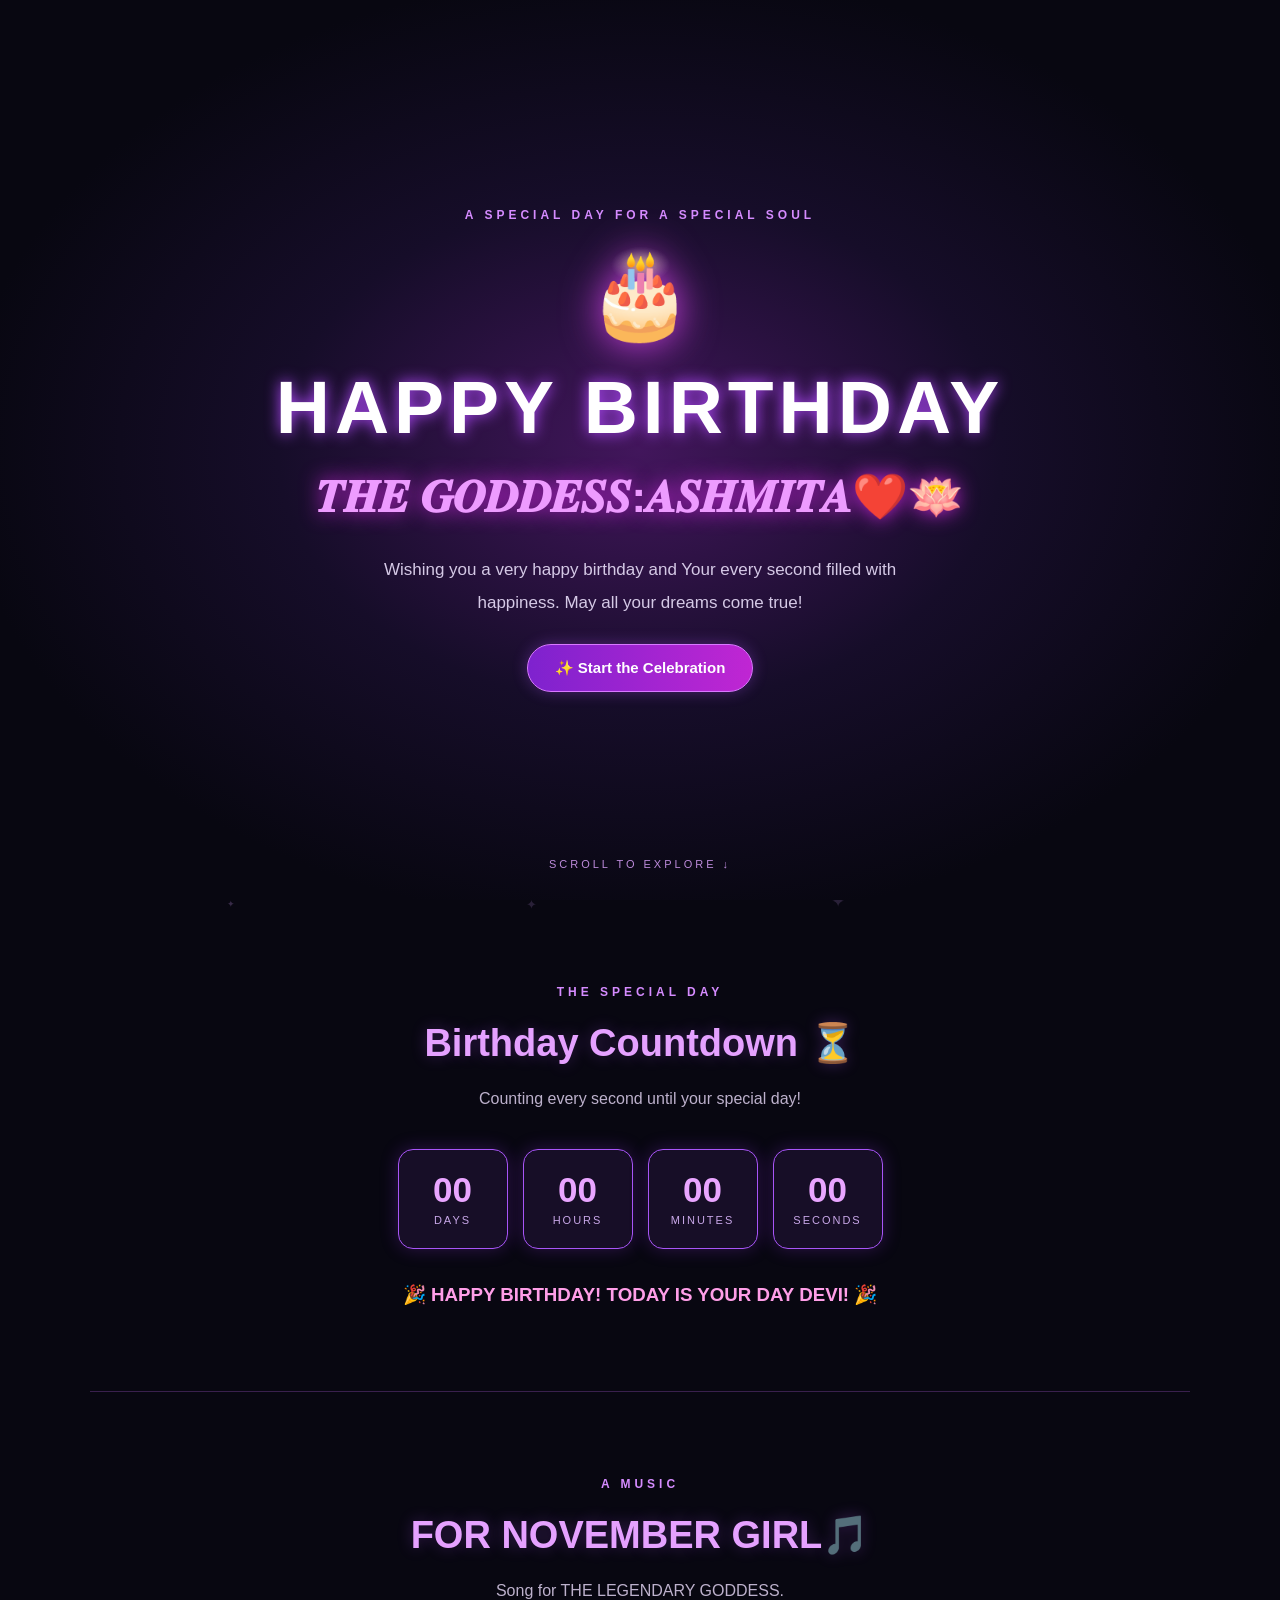
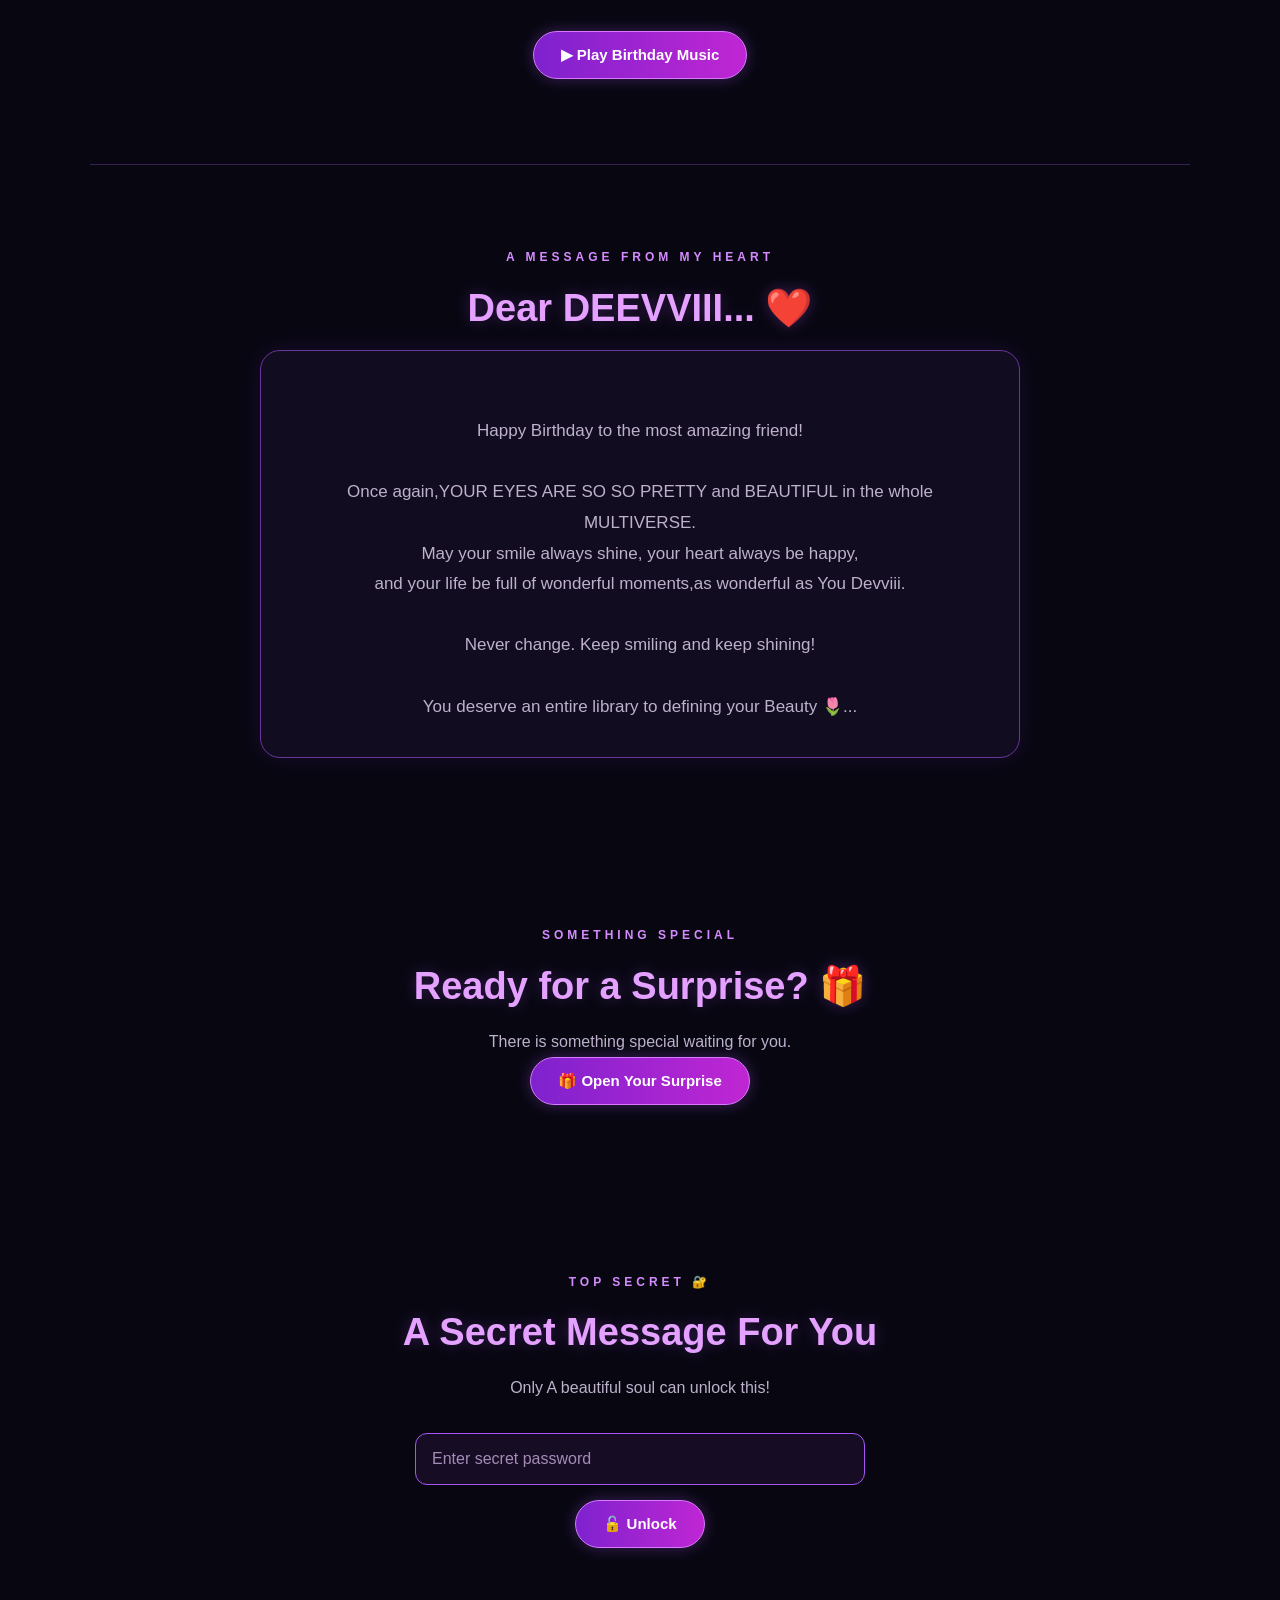
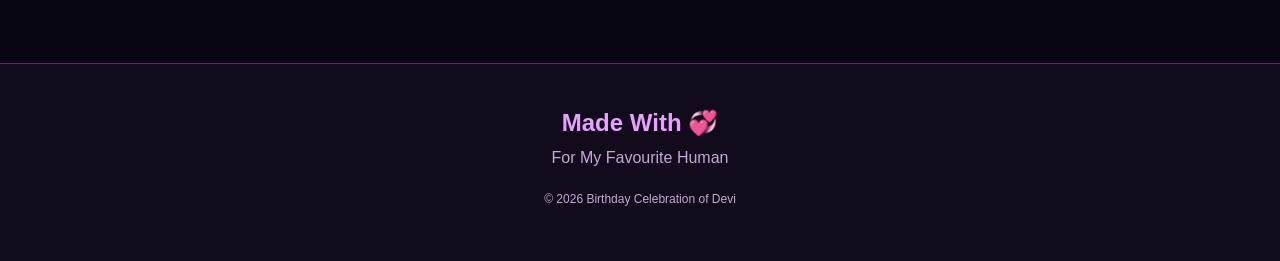
<file: index.html>
<!DOCTYPE html>
<html lang="en">
<head>
    <meta charset="UTF-8">
    <meta name="viewport" content="width=device-width, initial-scale=1.0">

    <title>Hello,November</title>

    <link rel="stylesheet" href="style.css">
</head>

<body>

    <!-- Background stars -->
    <div class="stars" id="stars"></div>

    <!-- Main birthday section -->
    <header class="hero">

        <p class="top-text">A SPECIAL DAY FOR A SPECIAL SOUL</p>

        <div class="birthday-icon">🎂</div>

        <h1>HAPPY BIRTHDAY</h1>

        <h2 id="friendName">𝑻𝑯𝑬 𝑮𝑶𝑫𝑫𝑬𝑺𝑺:𝑨𝑺𝑯𝑴𝑰𝑻𝑨❤️</h2>

        <p class="hero-message">
            Wishing you a very happy birthday and Your every second filled with
            happiness.
            May all your dreams come true!
        </p>

        <button class="main-btn" id="startBtn">
            ✨ Start the Celebration
        </button>

        <p class="scroll-text">SCROLL TO EXPLORE ↓</p>

    </header>


    <!-- Countdown section -->
    <section class="section countdown-section">

        <p class="section-label">THE SPECIAL DAY</p>

        <h2>Birthday Countdown ⏳</h2>

        <p>Counting every second until your special day!</p>

        <div class="countdown">

            <div class="time-box">
                <span id="days">00</span>
                <small>DAYS</small>
            </div>

            <div class="time-box">
                <span id="hours">00</span>
                <small>HOURS</small>
            </div>

            <div class="time-box">
                <span id="minutes">00</span>
                <small>MINUTES</small>
            </div>

            <div class="time-box">
                <span id="seconds">00</span>
                <small>SECONDS</small>
            </div>

        </div>

        <h3 id="countdownMessage"></h3>

    </section>

    <section class="section music-section">

        <p class="section-label">A MUSIC</p>

            <h2>FOR NOVEMBER GIRL🎵</h2>

                <p>Song for THE LEGENDARY GODDESS.</p>

                    <button id="musicBtn1" class="main-btn">
                        ▶ Play Birthday Music
                    </button>

                    <audio id="birthdayMusic1" loop>
                    <source src="images/song1.mp3" type="audio/mpeg">
                    </audio>
    </section>



    <!-- Birthday message -->
    <section class="section message-section">

        <p class="section-label">A MESSAGE FROM MY HEART</p>

        <h2>Dear DEEVVIII... ❤️</h2>

        <p class="letter">
            Happy Birthday to the most amazing friend!

            Once again,YOUR EYES ARE SO SO PRETTY and BEAUTIFUL in the whole MULTIVERSE.
                May your smile always shine, your heart always be happy,
                and your life be full of wonderful moments,as wonderful as You Devviii.

            Never change. Keep smiling and keep shining!

            You deserve an entire library to defining your Beauty 🌷...
        </p>

    </section>

    <!-- Surprise section -->
    <section class="section surprise-section">

        <p class="section-label">SOMETHING SPECIAL</p>

        <h2>Ready for a Surprise? 🎁</h2>

        <p>There is something special waiting for you.</p>

        <button id="surpriseBtn" class="main-btn">
            🎁 Open Your Surprise
        </button>

        <div id="surpriseMessage" class="surprise hidden">

            <div class="surprise-icon">💜</div>

            <h2>You Are Truly Special!</h2>

            <p>
                No matter how many birthdays pass,
                May your month of November be filled with blessing,happiness,joy and peace.
                You love 'Tulip' and 'Bougainvillea'🌷but you are more than the sum of these🪷...YOU ARE A WHOLE GARDEN OF FLOWER...
            </p>

            <h3>HAPPY BIRTHDAY! 🥳</h3>
            <section class="section gallery-section">

                <p class="section-label">YOUR LITTLE HAPPINESS</p>
                <p>Some are too special to you.</p>

                <div class="gallery">

                    <div class="photo-card">
                        <img src="images/tulip.jpg" alt="Tulip flower">
                        <p>This flower symbolizes your infinite Beauty...💖</p>
                    </div>

                    <div class="photo-card">
                        <img src="images/icecream.jpg" alt="Icecream">
                        <p> This sweetness belongs to you...💝</p>
                    </div>

                    <div class="photo-card">
                        <img src="images/ghungroo.webp" alt="Ghungroo">
                        <p> Your eternal beauty,passion,and grace all come from here...💞</p>
                    </div>

                </div>

            </section>
            

        </div>

    </section>


    <!-- Password section -->
    <section class="section secret-section">

        <p class="section-label">TOP SECRET 🔐</p>

        <h2>A Secret Message For You</h2>

        <p>Only A beautiful soul can unlock this!</p>

        <div class="password-box">

            <input
                type="password"
                id="passwordInput"
                placeholder="Enter secret password"
            >

            <button id="unlockBtn" class="main-btn">
                🔓 Unlock
            </button>

            <p id="passwordError"></p>

        </div>

        <div id="secretMessage" class="secret-message hidden">

            <h2>🔓 Secret Unlocked!</h2>

            <p>
                You are one of the best things that ever
                happened to me.

                Thank you for being my Friend.
                Whatever happens, remember that you
                will always be a special person to me and If Life is a book then You are the best Chapter of my book.

                BEST DEVOTEE FOREVER DEVI!💗💕...
            </p>
            <section class="section music-section">

                <p class="section-label">A LITTLE MUSIC</p>

                <h2>Let's Celebrate 🎵</h2>

                <p>A special song for a special person.</p>

                <button id="musicBtn2" class="main-btn">
                    ▶ Play Beautiful Music
                </button>

                <audio id="birthdayMusic2" loop>
                <source src="images/song.mp3" type="audio/mpeg">
                </audio>

            </section>

        </div>

    </section>


    <!-- Footer -->
    <footer>

        <h2>Made With 💞</h2>

        <p>For My Favourite Human</p>

        <p class="footer-text">© 2026 Birthday Celebration of Devi</p>

    </footer>


    <!-- Confetti -->
    <canvas id="confettiCanvas"></canvas>

    <script src="script.js"></script>

</body>
</html>
</file>
<file: style.css>
* {
    margin: 0;
    padding: 0;
    box-sizing: border-box;
}

html {
    scroll-behavior: smooth;
}

body {
    background: #080711;
    color: white;
    font-family: 'Segoe UI', Arial, sans-serif;
    overflow-x: hidden;
}

.stars {
    position: fixed;
    inset: 0;
    pointer-events: none;
    z-index: 0;
    background-image:
        radial-gradient(white 1px, transparent 1px),
        radial-gradient(#a855f7 1px, transparent 1px);
    background-size: 75px 75px, 110px 110px;
    background-position: 0 0, 35px 35px;
    opacity: 0.35;
}

.hero {
    min-height: 100vh;
    padding: 30px 20px;
    display: flex;
    flex-direction: column;
    align-items: center;
    justify-content: center;
    text-align: center;
    position: relative;
    z-index: 1;
    background:
        radial-gradient(ellipse at center, #42165c 0%, #160d29 40%, #080711 75%);
}

.top-text,
.section-label {
    color: #d58bff;
    font-size: 12px;
    letter-spacing: 4px;
    font-weight: bold;
    margin-bottom: 22px;
}

.birthday-icon {
    font-size: 85px;
    margin-bottom: 20px;
    animation: bounce 2s infinite;
    filter: drop-shadow(0 0 20px #d946ef);
}

.hero h1 {
    font-size: clamp(35px, 8vw, 75px);
    letter-spacing: 5px;
    color: white;
    text-shadow: 0 0 15px #b34bff;
}

.hero h2 {
    font-size: clamp(25px, 5vw, 45px);
    margin: 20px 0;
    color: #ed9bff;
    text-shadow: 0 0 20px #c026d3;
}

.hero-message {
    max-width: 550px;
    line-height: 1.9;
    color: #d5c9e6;
    margin: 10px auto 25px;
    font-size: 17px;
}

.main-btn {
    border: 1px solid #d879ff;
    padding: 14px 27px;
    border-radius: 30px;
    color: white;
    background: linear-gradient(90deg, #7e22ce, #c026d3);
    cursor: pointer;
    font-size: 15px;
    font-weight: bold;
    transition: 0.3s;
    box-shadow: 0 0 15px #a855f755;
}

.main-btn:hover {
    transform: translateY(-4px) scale(1.04);
    box-shadow: 0 0 30px #c026d3;
}

.scroll-text {
    position: absolute;
    bottom: 30px;
    font-size: 11px;
    letter-spacing: 3px;
    color: #bd8bdb;
}

.section {
    position: relative;
    z-index: 1;
    padding: 85px 20px;
    text-align: center;
    max-width: 1100px;
    margin: auto;
}

.section h2 {
    color: #e5a1ff;
    font-size: clamp(27px, 5vw, 38px);
    margin-bottom: 20px;
    text-shadow: 0 0 15px #9d4edd55;
}

.section > p:not(.section-label) {
    color: #bdb1cc;
    line-height: 1.8;
}

.countdown {
    display: flex;
    justify-content: center;
    flex-wrap: wrap;
    gap: 15px;
    margin: 35px auto;
}

.time-box {
    width: 110px;
    padding: 20px 10px;
    border: 1px solid #a855f7;
    border-radius: 15px;
    background: #170e27;
    box-shadow: 0 0 18px #9333ea44;
}

.time-box span {
    display: block;
    font-size: 35px;
    font-weight: bold;
    color: #e9a5ff;
}

.time-box small {
    font-size: 11px;
    color: #c8a7e8;
    letter-spacing: 2px;
}

#countdownMessage {
    color: #ff9ee8;
    margin-top: 20px;
}

.message-section {
    max-width: 800px;
}

.letter {
    white-space: pre-line;
    line-height: 2.2;
    font-size: 17px;
    color: #d4c6e5;
    background: #120c20;
    border: 1px solid #69369c;
    border-radius: 20px;
    padding: 35px;
    box-shadow: 0 0 25px #9333ea22;
}

.signature {
    margin-top: 25px;
    color: #e59cff !important;
    font-size: 20px;
    font-style: italic;
}

.gallery {
    display: grid;
    grid-template-columns: repeat(3, 1fr);
    gap: 20px;
    margin-top: 40px;
}

.photo-card {
    padding: 12px;
    background: #171023;
    border: 1px solid #8839b8;
    border-radius: 18px;
    transition: 0.4s;
}

.photo-card:hover {
    transform: translateY(-10px);
    box-shadow: 0 0 25px #a855f788;
}

.photo-card img {
    width: 100%;
    height: 200px;
    object-fit: cover;
    border-radius: 12px;
    display: block;
}

.photo-card p {
    margin-top: 15px;
    padding-bottom: 5px;
    color: #e5a1ff;
}

.music-section {
    border-top: 1px solid #39204d;
    border-bottom: 1px solid #39204d;
}

.music-section .main-btn {
    margin-top: 25px;
}

.surprise {
    max-width: 650px;
    padding: 35px;
    margin: 35px auto 0;
    border: 1px solid #d946ef;
    border-radius: 25px;
    background: linear-gradient(135deg, #231035, #100b20);
    box-shadow: 0 0 35px #a855f755;
    animation: reveal 0.8s ease;
}

.surprise-icon {
    font-size: 55px;
    margin-bottom: 20px;
}

.surprise p,
.secret-message p {
    color: #e0d2ed;
    line-height: 2;
    white-space: pre-line;
}

.surprise h3 {
    color: #f0a1ff;
    margin-top: 25px;
}

.hidden {
    display: none !important;
}

.password-box {
    max-width: 450px;
    margin: 30px auto;
}

.password-box input {
    width: 100%;
    padding: 16px;
    margin-bottom: 15px;
    border: 1px solid #a855f7;
    border-radius: 12px;
    outline: none;
    background: #160d24;
    color: white;
    font-size: 16px;
}

.password-box input:focus {
    box-shadow: 0 0 15px #a855f7;
}

.password-box input::placeholder {
    color: #a58bb8;
}

#passwordError {
    color: #ff6b9d;
    margin-top: 15px;
}

.secret-message {
    max-width: 650px;
    padding: 30px;
    margin: 30px auto;
    background: #1b1029;
    border: 1px solid #d946ef;
    border-radius: 20px;
    box-shadow: 0 0 30px #a855f755;
    animation: reveal 0.8s ease;
}

footer {
    position: relative;
    z-index: 1;
    text-align: center;
    padding: 45px 15px;
    background: #110b1c;
    border-top: 1px solid #542c70;
}

footer h2 {
    color: #e9a1ff;
    margin-bottom: 12px;
}

footer p {
    color: #c4a8d5;
    margin: 10px;
}

.footer-text {
    font-size: 12px;
    margin-top: 25px;
}

#confettiCanvas {
    position: fixed;
    inset: 0;
    width: 100%;
    height: 100%;
    pointer-events: none;
    z-index: 10;
}

@keyframes bounce {
    0%, 100% {
        transform: translateY(0);
    }
    50% {
        transform: translateY(-15px);
    }
}

@keyframes reveal {
    from {
        opacity: 0;
        transform: scale(0.85);
    }
    to {
        opacity: 1;
        transform: scale(1);
    }
}

@media(max-width: 650px) {
    .gallery {
        grid-template-columns: 1fr;
        max-width: 400px;
        margin-left: auto;
        margin-right: auto;
    }

    .photo-card img {
        height: 250px;
    }

    .letter {
        padding: 22px;
        font-size: 15px;
    }

    .time-box {
        width: 85px;
    }

    .time-box span {
        font-size: 27px;
    }

    .section {
        padding: 65px 18px;
    }

    .top-text {
        letter-spacing: 2px;
    }
}

@keyframes twinkle {
    from {
        opacity: 0.2;
        transform: scale(0.7);
    }

    to {
        opacity: 1;
        transform: scale(1.4);
    }
}
.gallery {
    display: grid;
    grid-template-columns: repeat(3, 1fr);
    gap: 12px;
    width: 100%;
}

.gallery img {
    display: block;
    width: 100%;
    height: 180px;
    object-fit: cover;
    border-radius: 12px;
}

@media (max-width: 600px) {
    .gallery {
        grid-template-columns: 1fr;
    }

    .gallery img {
        width: 100%;
        height: auto;
        max-height: 350px;
        object-fit: contain;
    }
}
/* Tablet layout */
@media (min-width: 601px) and (max-width: 1024px) {
    .gallery {
        grid-template-columns: repeat(2, 1fr);
        gap: 18px;
    }

    .photo-card img {
        width: 100%;
        height: 250px;
        object-fit: cover;
    }

    .hero h1 {
        font-size: 42px;
    }
}

/* Mobile layout */
@media (max-width: 600px) {
    .gallery {
        grid-template-columns: 1fr;
    }

    .photo-card img {
        width: 100%;
        height: auto;
    }
}
</file>
